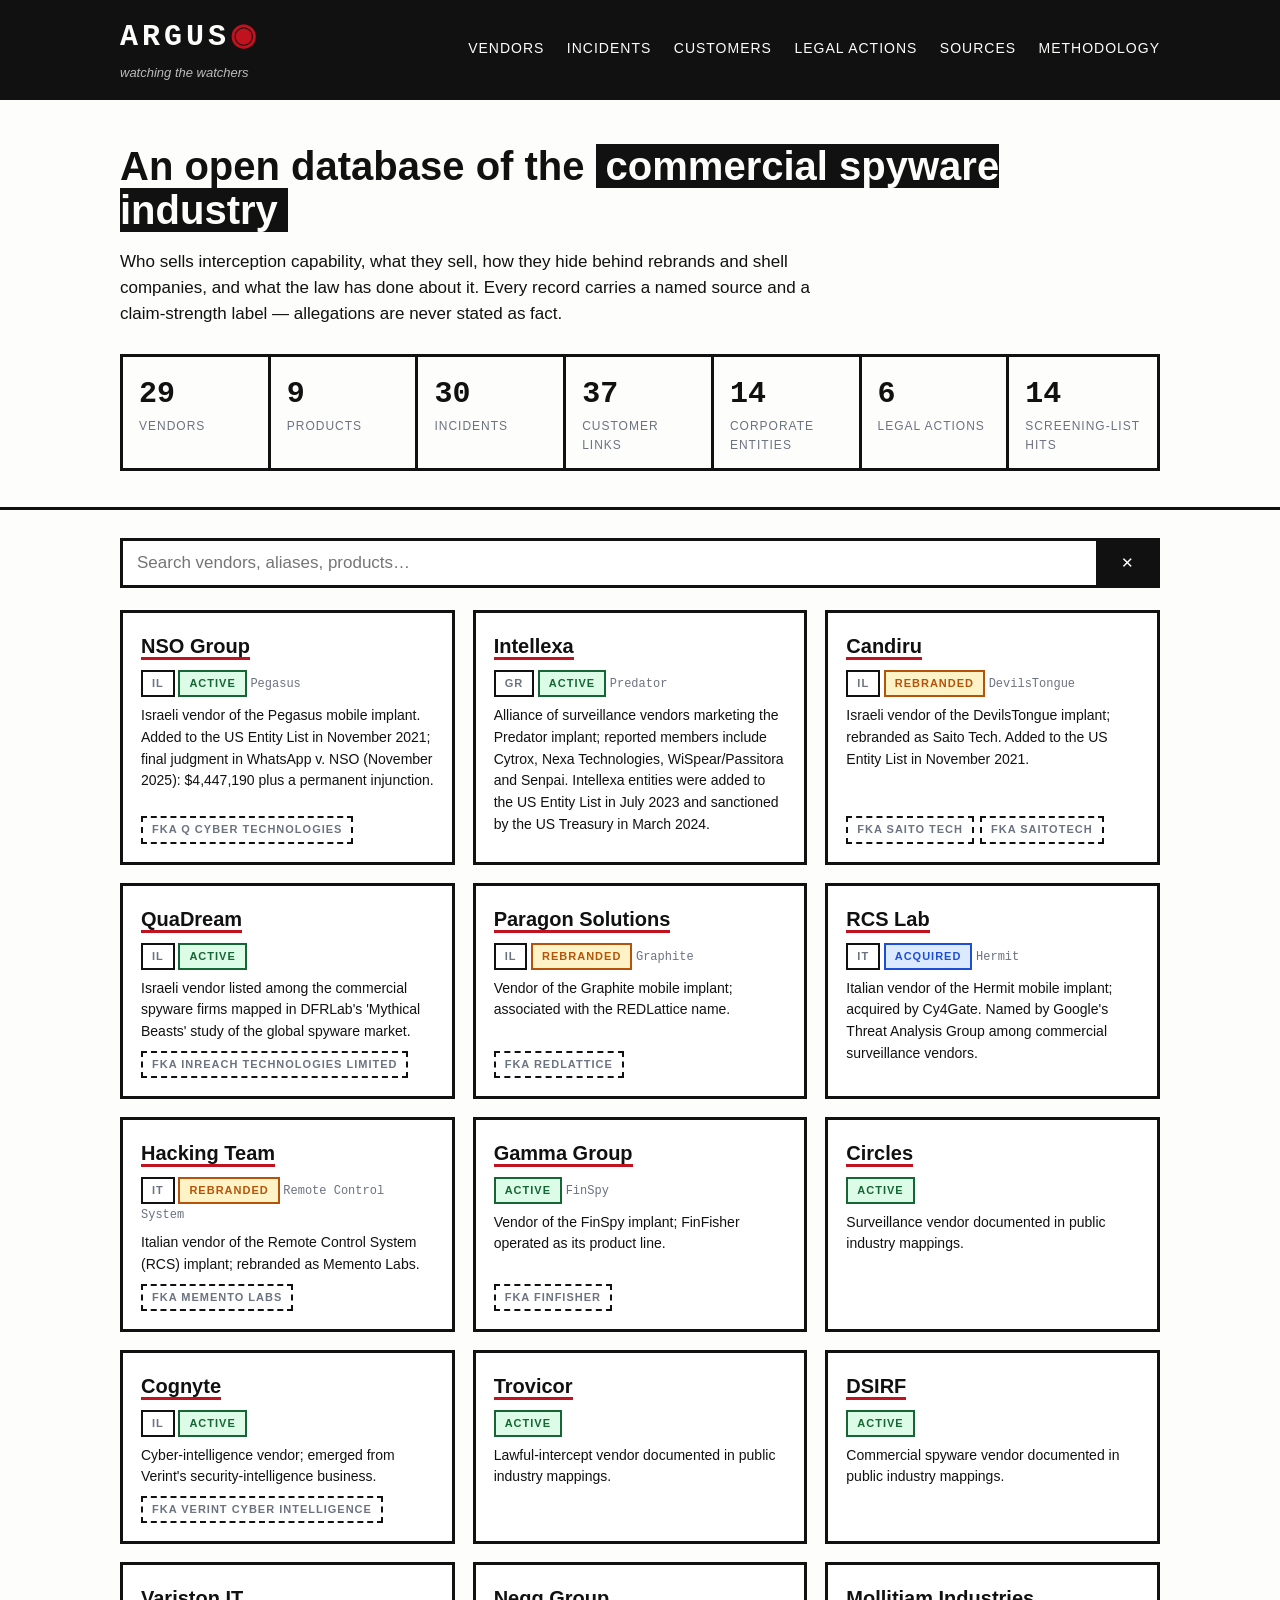
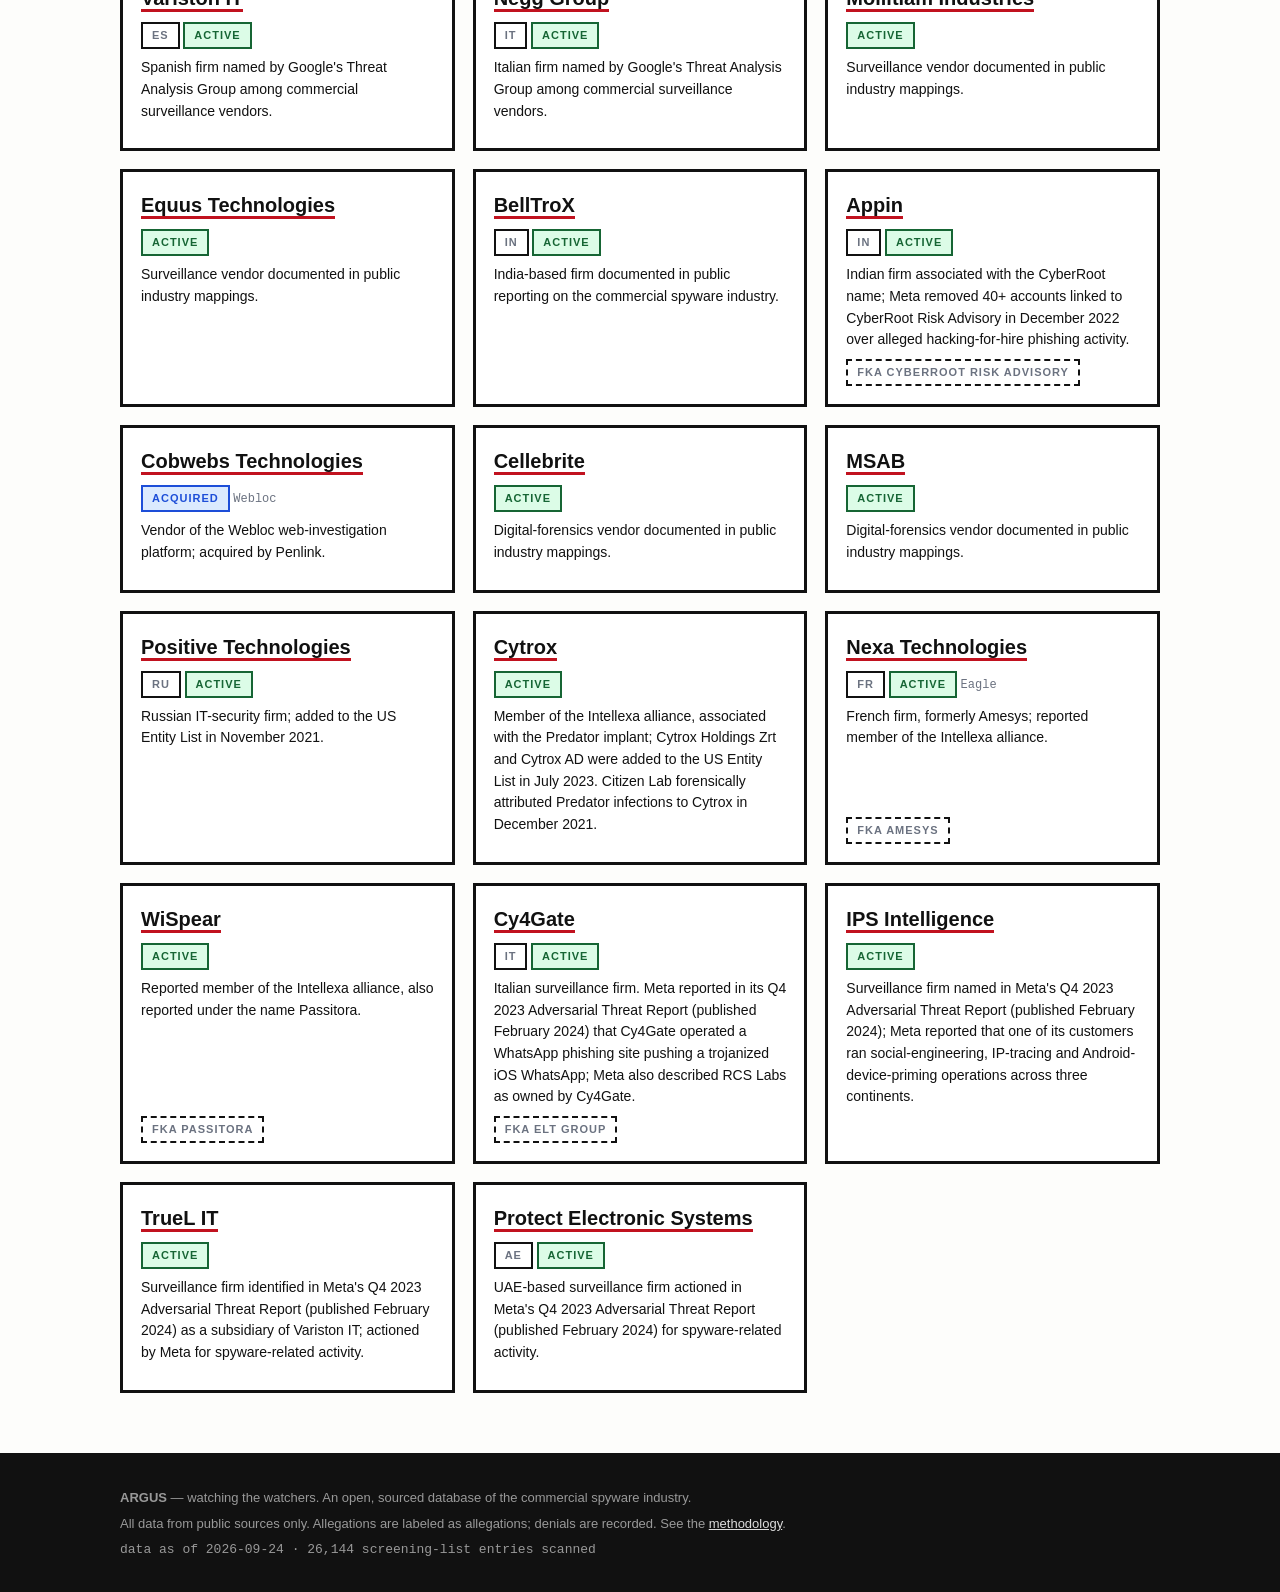
<file: index.html>
<!DOCTYPE html>
<html lang="en">
<head>
<meta charset="utf-8">
<meta name="viewport" content="width=device-width, initial-scale=1">
<title>ARGUS — Watching the watchers</title>
<meta name="description" content="ARGUS is an open, sourced database of the commercial spyware industry: vendors, products, corporate structures, and legal actions.">
<link rel="stylesheet" href="css/style.css">
</head>
<body>
<header class="site">
  <div class="wrap">
    <a class="brand" href="index.html"><h1>ARGUS<span class="eye">◉</span></h1><p>watching the watchers</p></a>
    <nav>
      <a href="index.html">Vendors</a>
      <a href="incidents.html">Incidents</a>
      <a href="customers.html">Customers</a>
      <a href="legal.html">Legal actions</a>
      <a href="sources.html">Sources</a>
      <a href="methodology.html">Methodology</a>
    </nav>
  </div>
</header>

<div class="hero">
  <div class="wrap">
    <h2>An open database of the <span class="hl">commercial spyware industry</span></h2>
    <p>Who sells interception capability, what they sell, how they hide behind rebrands and shell companies, and what the law has done about it. Every record carries a named source and a claim-strength label — allegations are never stated as fact.</p>
    <div class="stats" id="stats"></div>
  </div>
</div>

<div class="wrap">
  <div class="searchbar">
    <input id="q" type="search" placeholder="Search vendors, aliases, products…" autocomplete="off">
    <button class="go" id="clear" title="Clear">✕</button>
  </div>
  <div class="grid" id="grid"></div>
</div>

<footer class="site">
  <div class="wrap">
    <p><strong>ARGUS</strong> — watching the watchers. An open, sourced database of the commercial spyware industry.</p>
    <p>All data from public sources only. Allegations are labeled as allegations; denials are recorded. See the <a href="methodology.html">methodology</a>.</p>
    <p class="mono" id="built"></p>
  </div>
</footer>

<script src="js/app.js"></script>
<script>
loadDB().then(() => {
  const sl = DB.screening_list;
  document.getElementById("stats").innerHTML = `
    <div class="stat"><div class="n">${DB.vendors.length}</div><div class="l">Vendors</div></div>
    <div class="stat"><div class="n">${DB.products.length}</div><div class="l">Products</div></div>
    <div class="stat"><div class="n">${DB.incidents.length}</div><div class="l">Incidents</div></div>
    <div class="stat"><div class="n">${DB.customer_links.length}</div><div class="l">Customer links</div></div>
    <div class="stat"><div class="n">${DB.corporate_entities.length}</div><div class="l">Corporate entities</div></div>
    <div class="stat"><div class="n">${DB.legal_actions.length}</div><div class="l">Legal actions</div></div>
    <div class="stat"><div class="n">${sl.matches}</div><div class="l">Screening-list hits</div></div>`;
  document.getElementById("built").textContent = "data as of " + sl.retrieved_date + " · " + sl.entries_scanned.toLocaleString() + " screening-list entries scanned";

  const grid = document.getElementById("grid");
  const q = document.getElementById("q");
  const render = () => {
    const needle = q.value.trim().toLowerCase();
    const cards = DB.vendors
      .filter(v => !needle || (v.name + " " + (v.aliases || []).join(" ") + " " + v.description).toLowerCase().includes(needle))
      .map(vendorCard).join("");
    grid.innerHTML = cards || `<p class="empty">No vendors match “${q.value.replace(/[<>&"]/g, "")}”.</p>`;
  };
  q.addEventListener("input", render);
  document.getElementById("clear").addEventListener("click", () => { q.value = ""; render(); q.focus(); });
  render();
}).catch(e => {
  document.getElementById("grid").innerHTML = `<p class="empty">Failed to load data: ${e.message}</p>`;
});
</script>
</body>
</html>
</file>
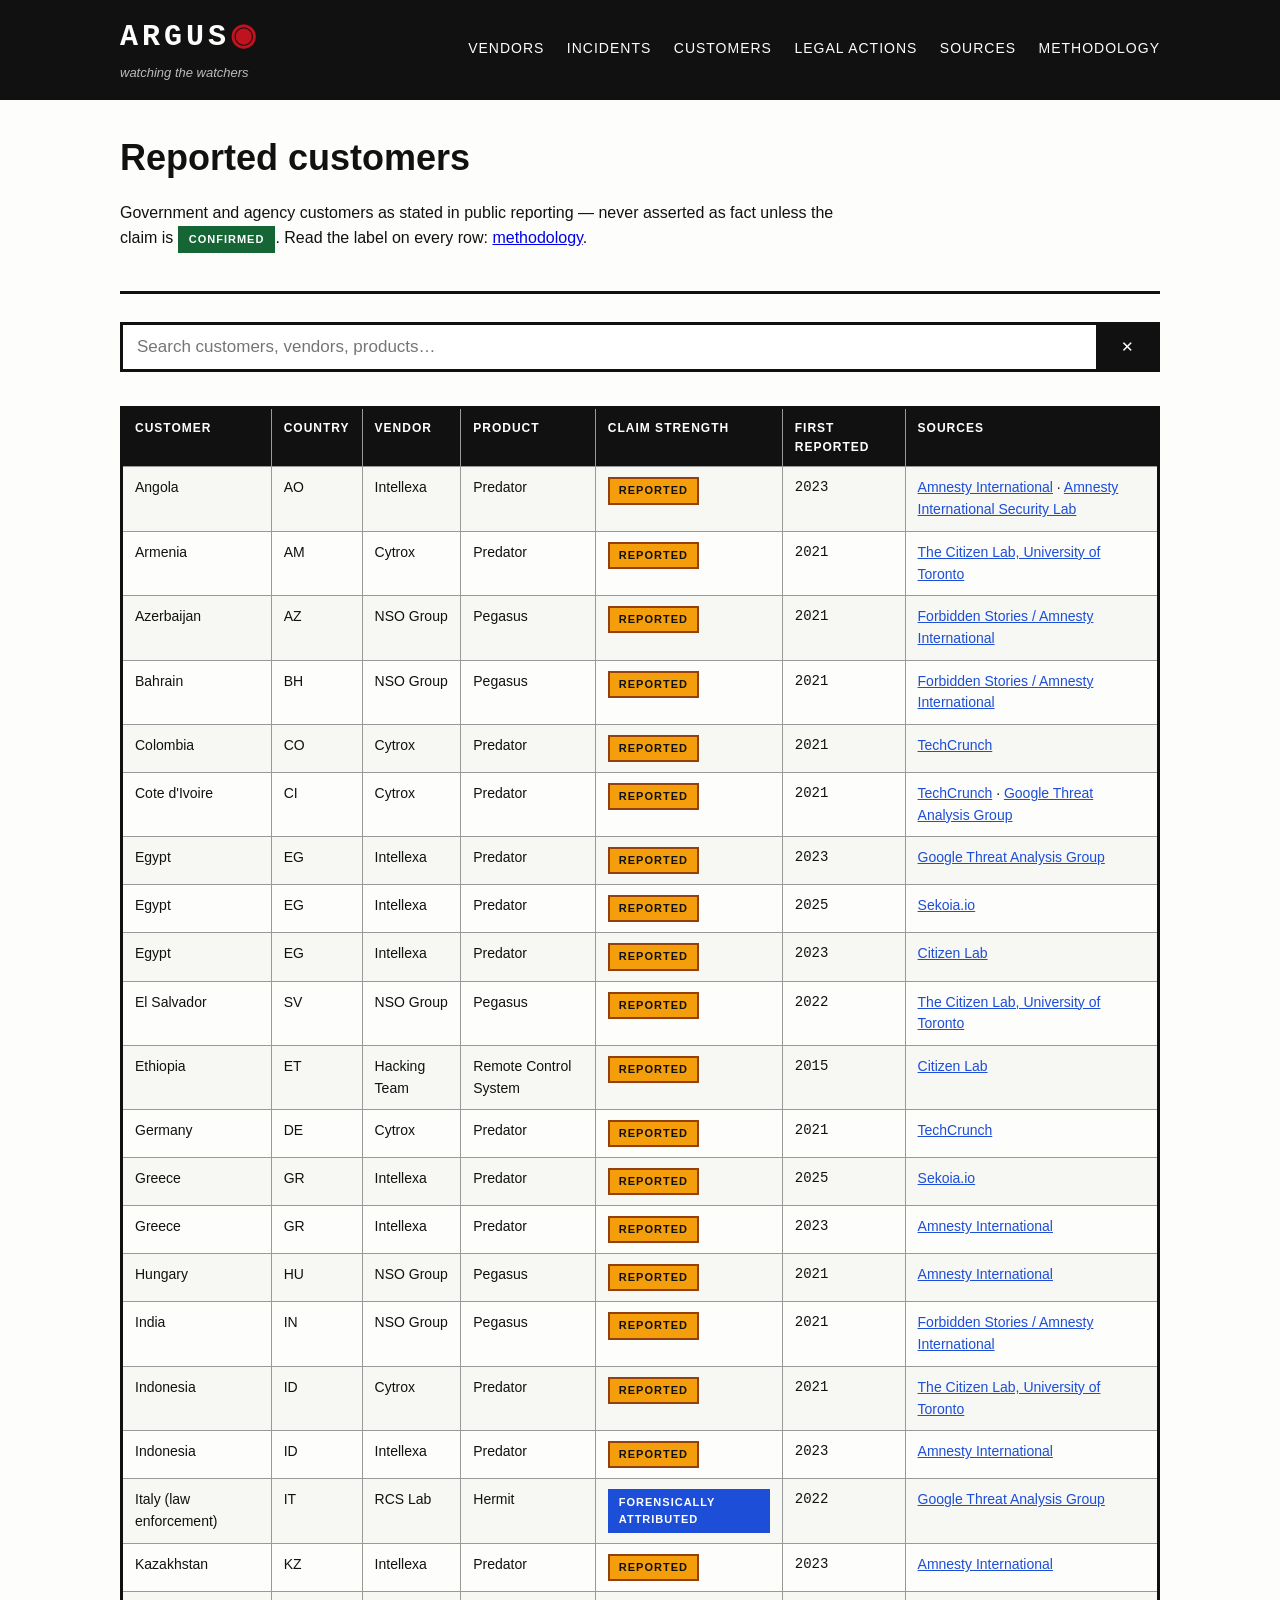
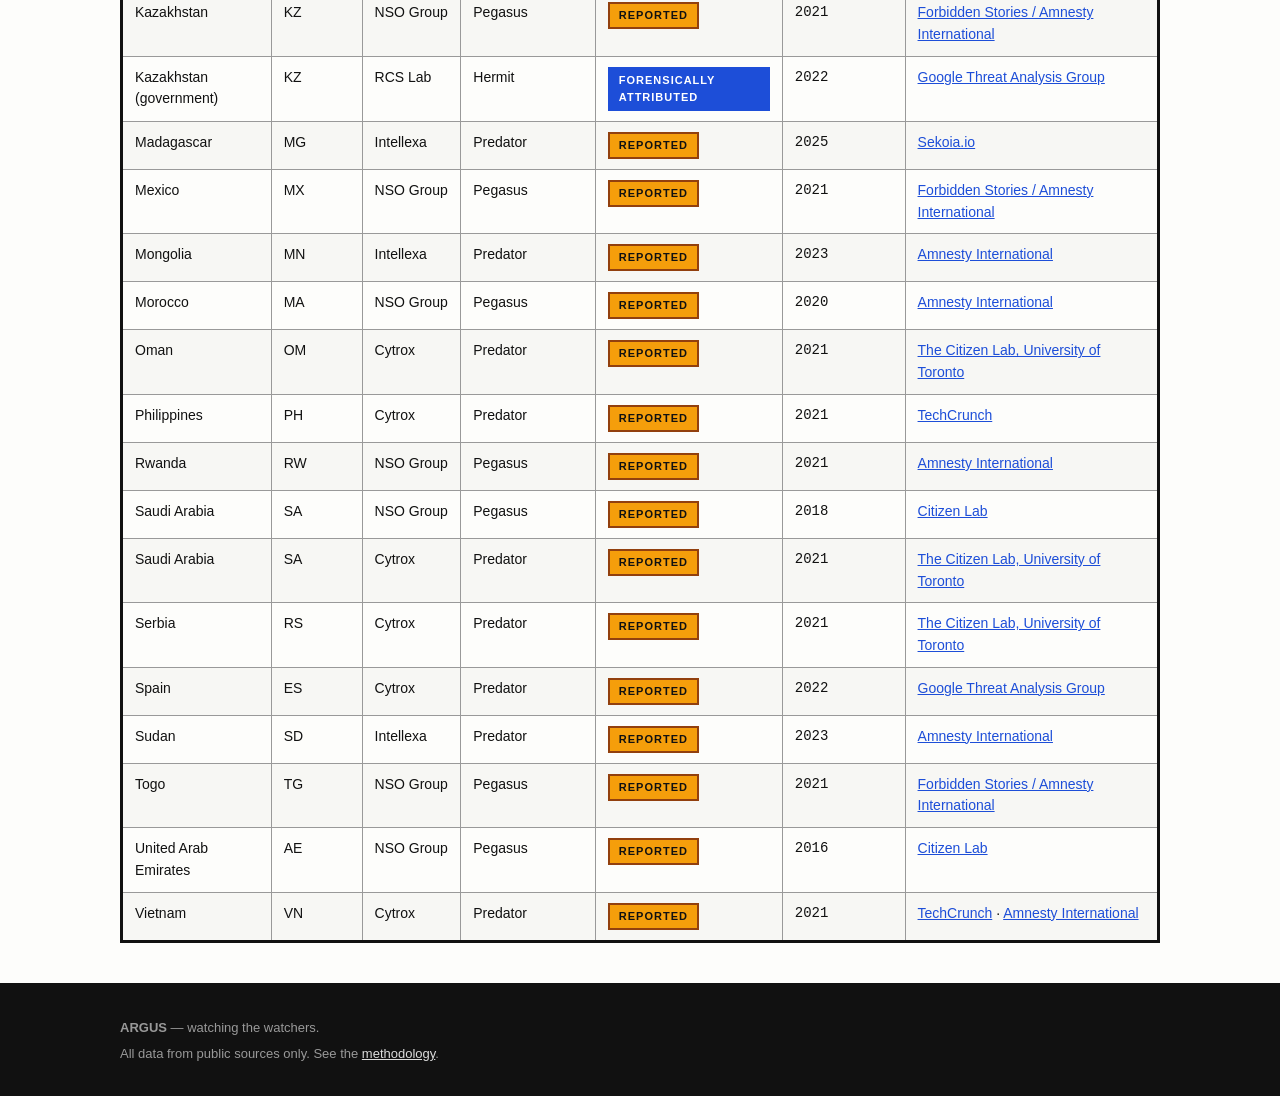
<file: customers.html>
<!DOCTYPE html>
<html lang="en">
<head>
<meta charset="utf-8">
<meta name="viewport" content="width=device-width, initial-scale=1">
<title>ARGUS — Reported customers</title>
<link rel="stylesheet" href="css/style.css">
</head>
<body>
<header class="site">
  <div class="wrap">
    <a class="brand" href="index.html"><h1>ARGUS<span class="eye">◉</span></h1><p>watching the watchers</p></a>
    <nav>
      <a href="index.html">Vendors</a>
      <a href="incidents.html">Incidents</a>
      <a href="customers.html">Customers</a>
      <a href="legal.html">Legal actions</a>
      <a href="sources.html">Sources</a>
      <a href="methodology.html">Methodology</a>
    </nav>
  </div>
</header>
<div class="wrap">
  <div class="detail-head">
    <h2>Reported customers</h2>
    <p style="max-width:720px">Government and agency customers as stated in public reporting — never asserted as fact unless the claim is <span class="cs confirmed">confirmed</span>. Read the label on every row: <a href="methodology.html">methodology</a>.</p>
  </div>
  <div class="searchbar">
    <input id="q" type="search" placeholder="Search customers, vendors, products…" autocomplete="off">
    <button class="go" id="clear" title="Clear">✕</button>
  </div>
  <section class="block"><div id="customers"></div></section>
</div>
<footer class="site">
  <div class="wrap">
    <p><strong>ARGUS</strong> — watching the watchers.</p>
    <p>All data from public sources only. See the <a href="methodology.html">methodology</a>.</p>
  </div>
</footer>
<script src="js/app.js"></script>
<script>
loadDB().then(() => {
  const box = document.getElementById("customers");
  const q = document.getElementById("q");
  const render = () => { box.innerHTML = renderCustomers(q.value); };
  q.addEventListener("input", render);
  document.getElementById("clear").addEventListener("click", () => { q.value = ""; render(); q.focus(); });
  render();
}).catch(e => {
  document.getElementById("customers").innerHTML = `<p class="empty">Failed to load data: ${e.message}</p>`;
});
</script>
</body>
</html>
</file>
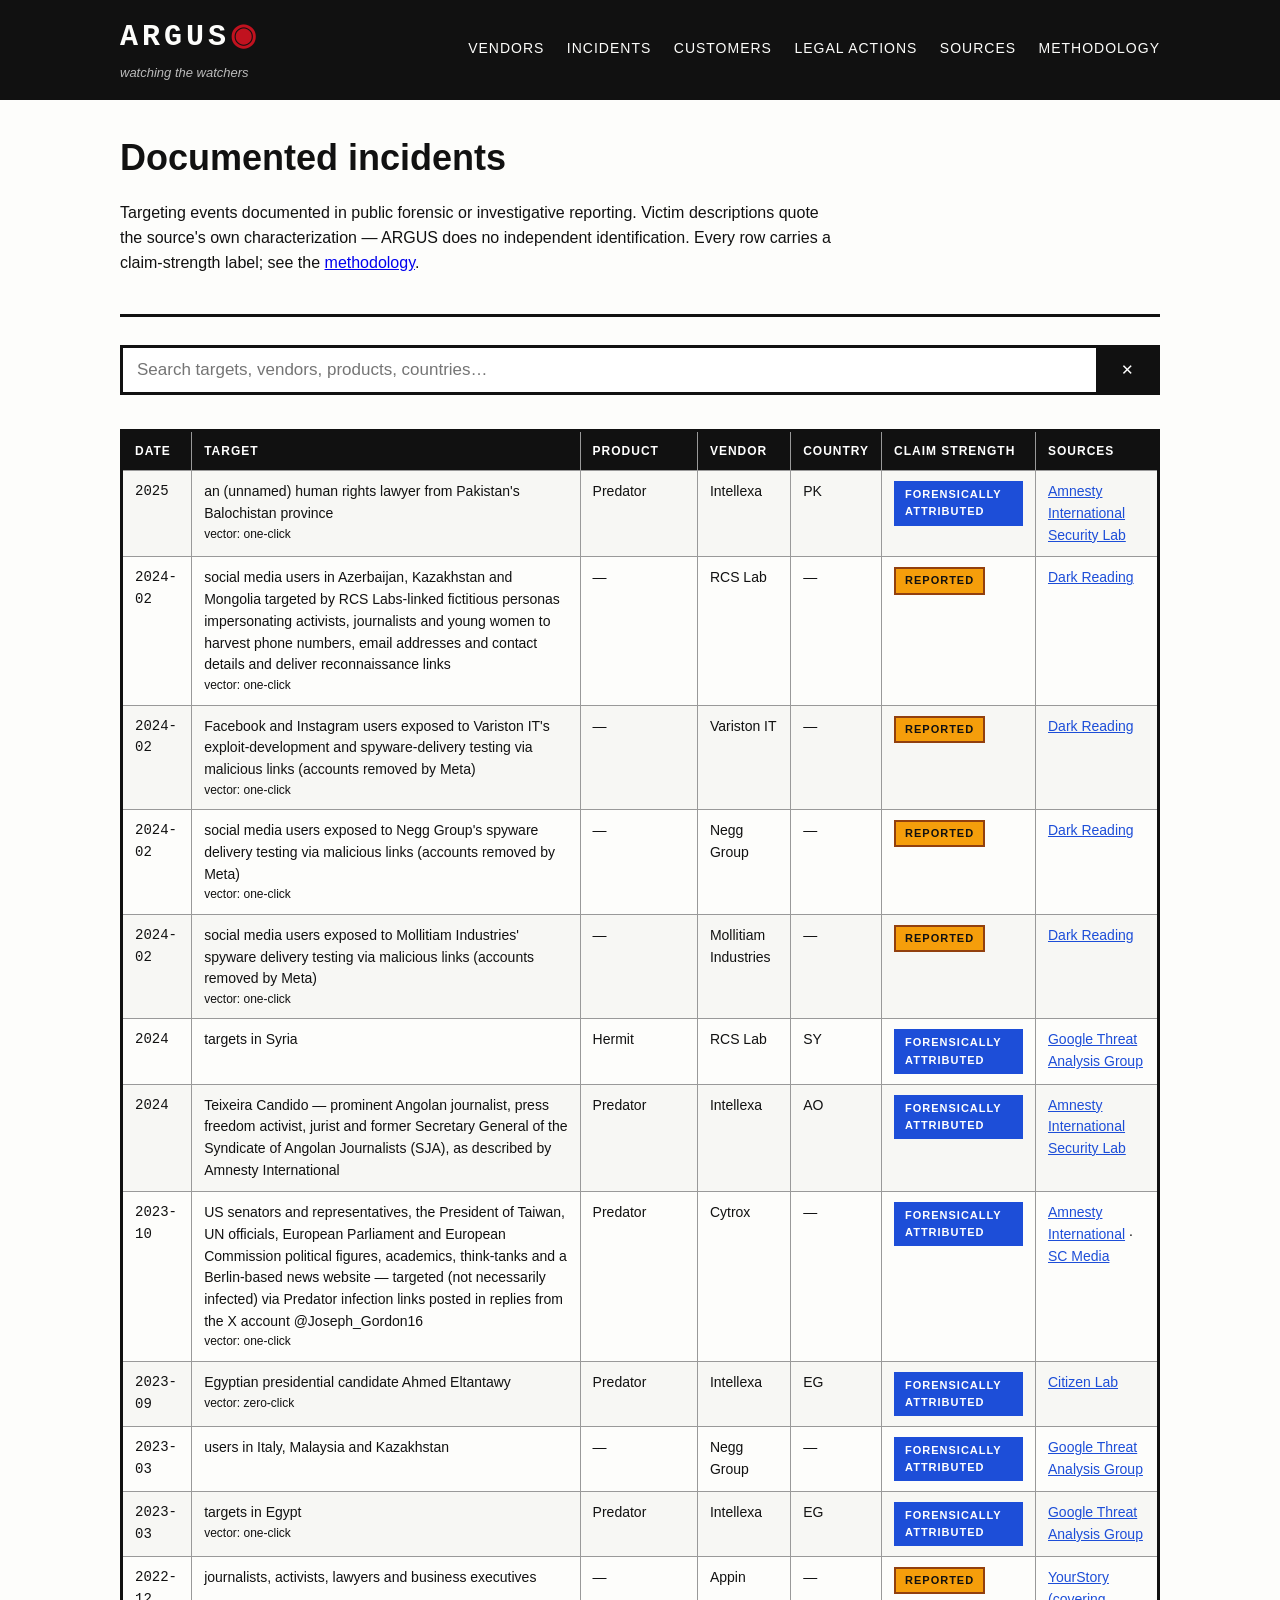
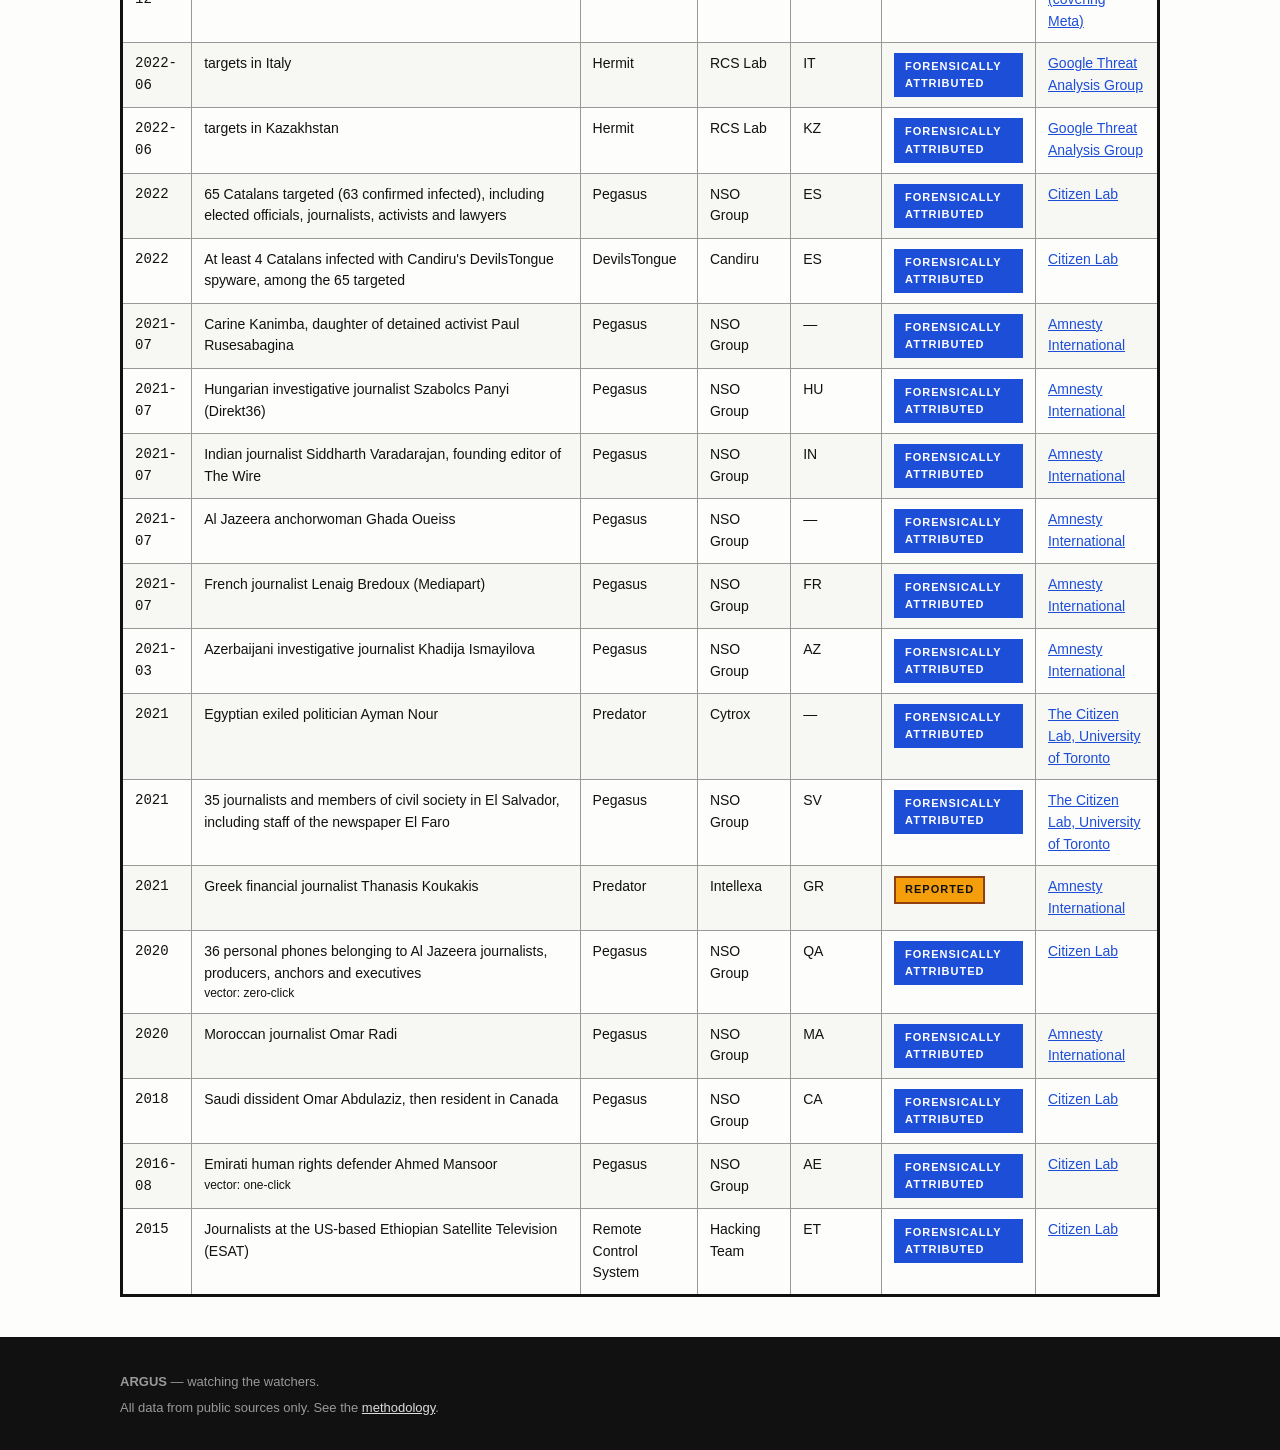
<file: incidents.html>
<!DOCTYPE html>
<html lang="en">
<head>
<meta charset="utf-8">
<meta name="viewport" content="width=device-width, initial-scale=1">
<title>ARGUS — Documented incidents</title>
<link rel="stylesheet" href="css/style.css">
</head>
<body>
<header class="site">
  <div class="wrap">
    <a class="brand" href="index.html"><h1>ARGUS<span class="eye">◉</span></h1><p>watching the watchers</p></a>
    <nav>
      <a href="index.html">Vendors</a>
      <a href="incidents.html">Incidents</a>
      <a href="customers.html">Customers</a>
      <a href="legal.html">Legal actions</a>
      <a href="sources.html">Sources</a>
      <a href="methodology.html">Methodology</a>
    </nav>
  </div>
</header>
<div class="wrap">
  <div class="detail-head">
    <h2>Documented incidents</h2>
    <p style="max-width:720px">Targeting events documented in public forensic or investigative reporting. Victim descriptions quote the source's own characterization — ARGUS does no independent identification. Every row carries a claim-strength label; see the <a href="methodology.html">methodology</a>.</p>
  </div>
  <div class="searchbar">
    <input id="q" type="search" placeholder="Search targets, vendors, products, countries…" autocomplete="off">
    <button class="go" id="clear" title="Clear">✕</button>
  </div>
  <section class="block"><div id="incidents"></div></section>
</div>
<footer class="site">
  <div class="wrap">
    <p><strong>ARGUS</strong> — watching the watchers.</p>
    <p>All data from public sources only. See the <a href="methodology.html">methodology</a>.</p>
  </div>
</footer>
<script src="js/app.js"></script>
<script>
loadDB().then(() => {
  const box = document.getElementById("incidents");
  const q = document.getElementById("q");
  const render = () => { box.innerHTML = renderIncidents(q.value); };
  q.addEventListener("input", render);
  document.getElementById("clear").addEventListener("click", () => { q.value = ""; render(); q.focus(); });
  render();
}).catch(e => {
  document.getElementById("incidents").innerHTML = `<p class="empty">Failed to load data: ${e.message}</p>`;
});
</script>
</body>
</html>
</file>
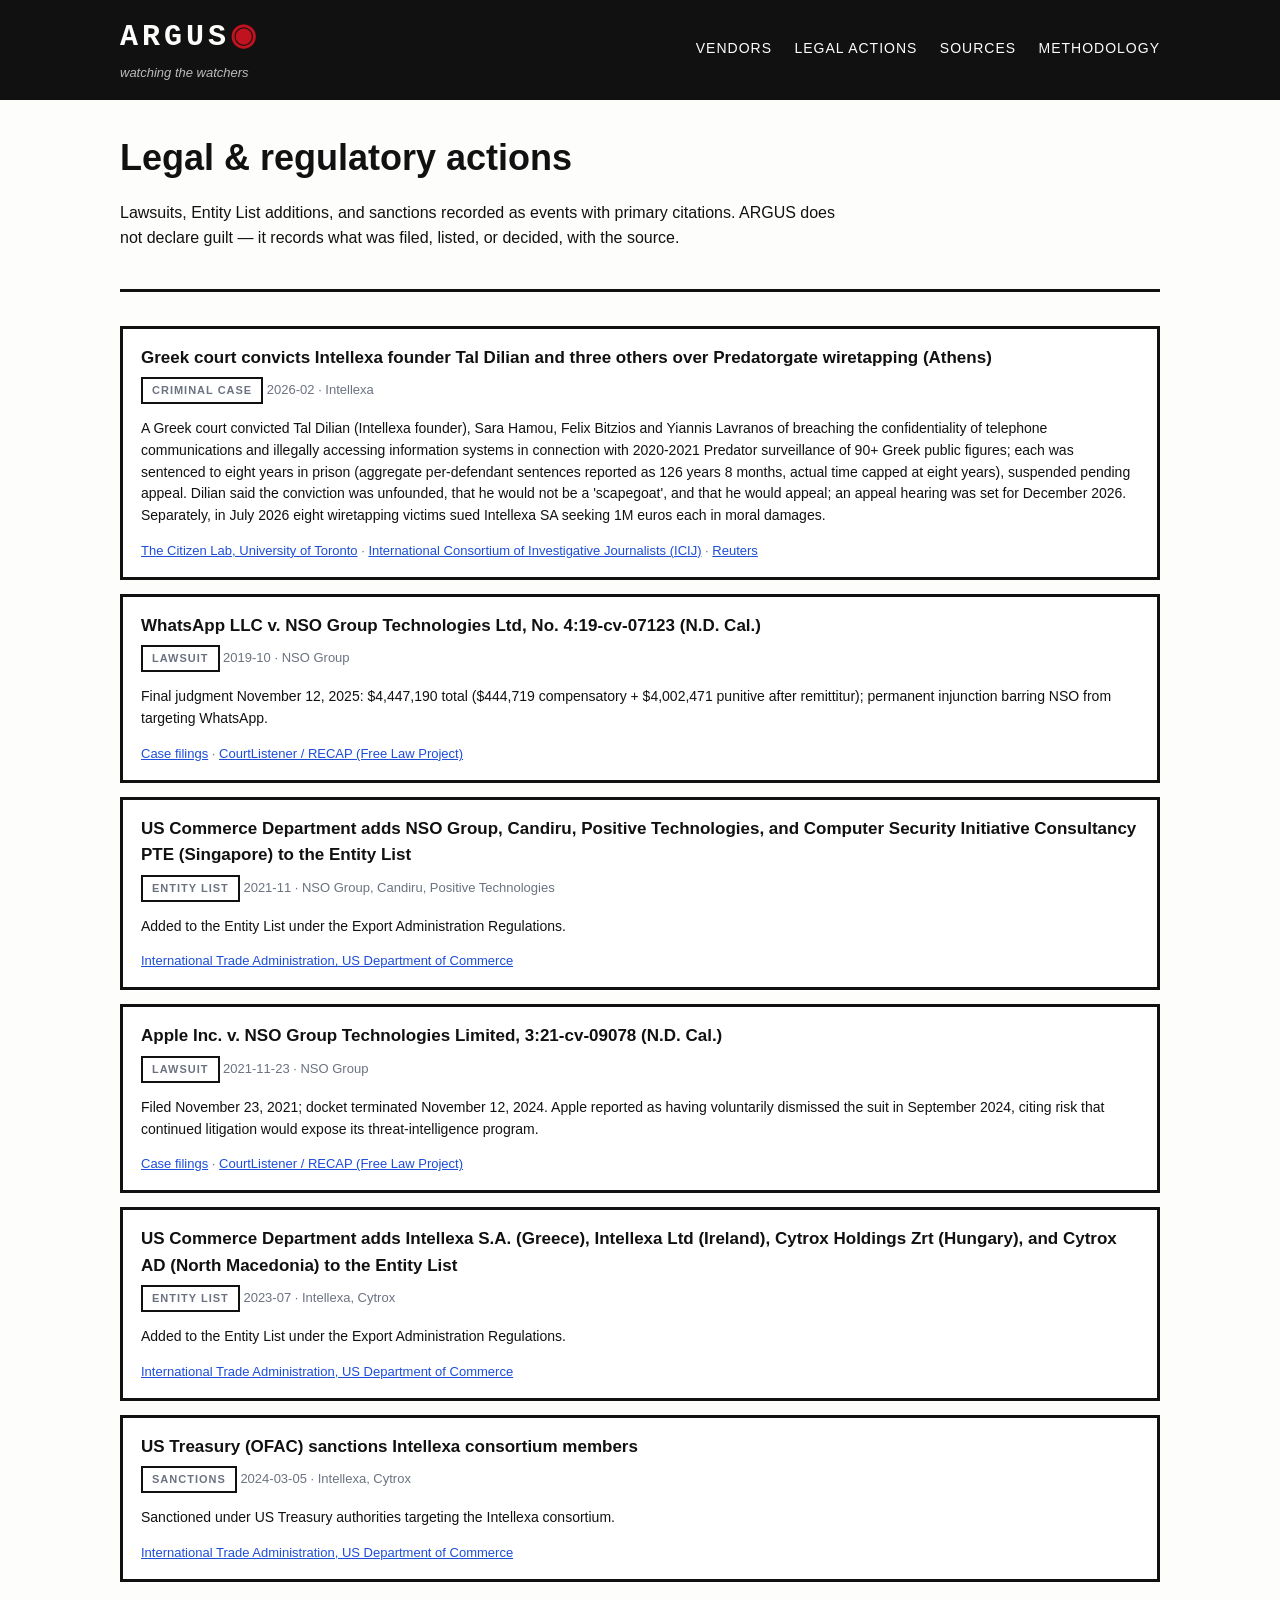
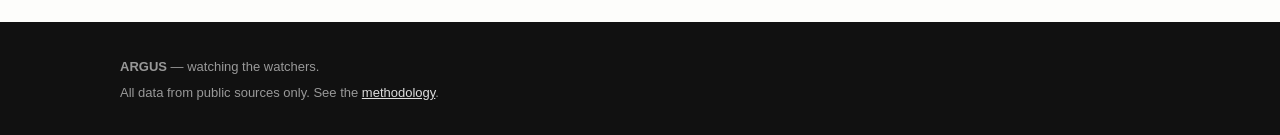
<file: legal.html>
<!DOCTYPE html>
<html lang="en">
<head>
<meta charset="utf-8">
<meta name="viewport" content="width=device-width, initial-scale=1">
<title>ARGUS — Legal actions</title>
<link rel="stylesheet" href="css/style.css">
</head>
<body>
<header class="site">
  <div class="wrap">
    <a class="brand" href="index.html"><h1>ARGUS<span class="eye">◉</span></h1><p>watching the watchers</p></a>
    <nav>
      <a href="index.html">Vendors</a>
      <a href="legal.html">Legal actions</a>
      <a href="sources.html">Sources</a>
      <a href="methodology.html">Methodology</a>
    </nav>
  </div>
</header>
<div class="wrap">
  <div class="detail-head">
    <h2>Legal &amp; regulatory actions</h2>
    <p style="max-width:720px">Lawsuits, Entity List additions, and sanctions recorded as events with primary citations. ARGUS does not declare guilt — it records what was filed, listed, or decided, with the source.</p>
  </div>
  <section class="block"><div id="timeline"></div></section>
</div>
<footer class="site">
  <div class="wrap">
    <p><strong>ARGUS</strong> — watching the watchers.</p>
    <p>All data from public sources only. See the <a href="methodology.html">methodology</a>.</p>
  </div>
</footer>
<script src="js/app.js"></script>
<script>
loadDB().then(() => {
  document.getElementById("timeline").innerHTML = renderLegalTimeline();
}).catch(e => {
  document.getElementById("timeline").innerHTML = `<p class="empty">Failed to load data: ${e.message}</p>`;
});
</script>
</body>
</html>
</file>
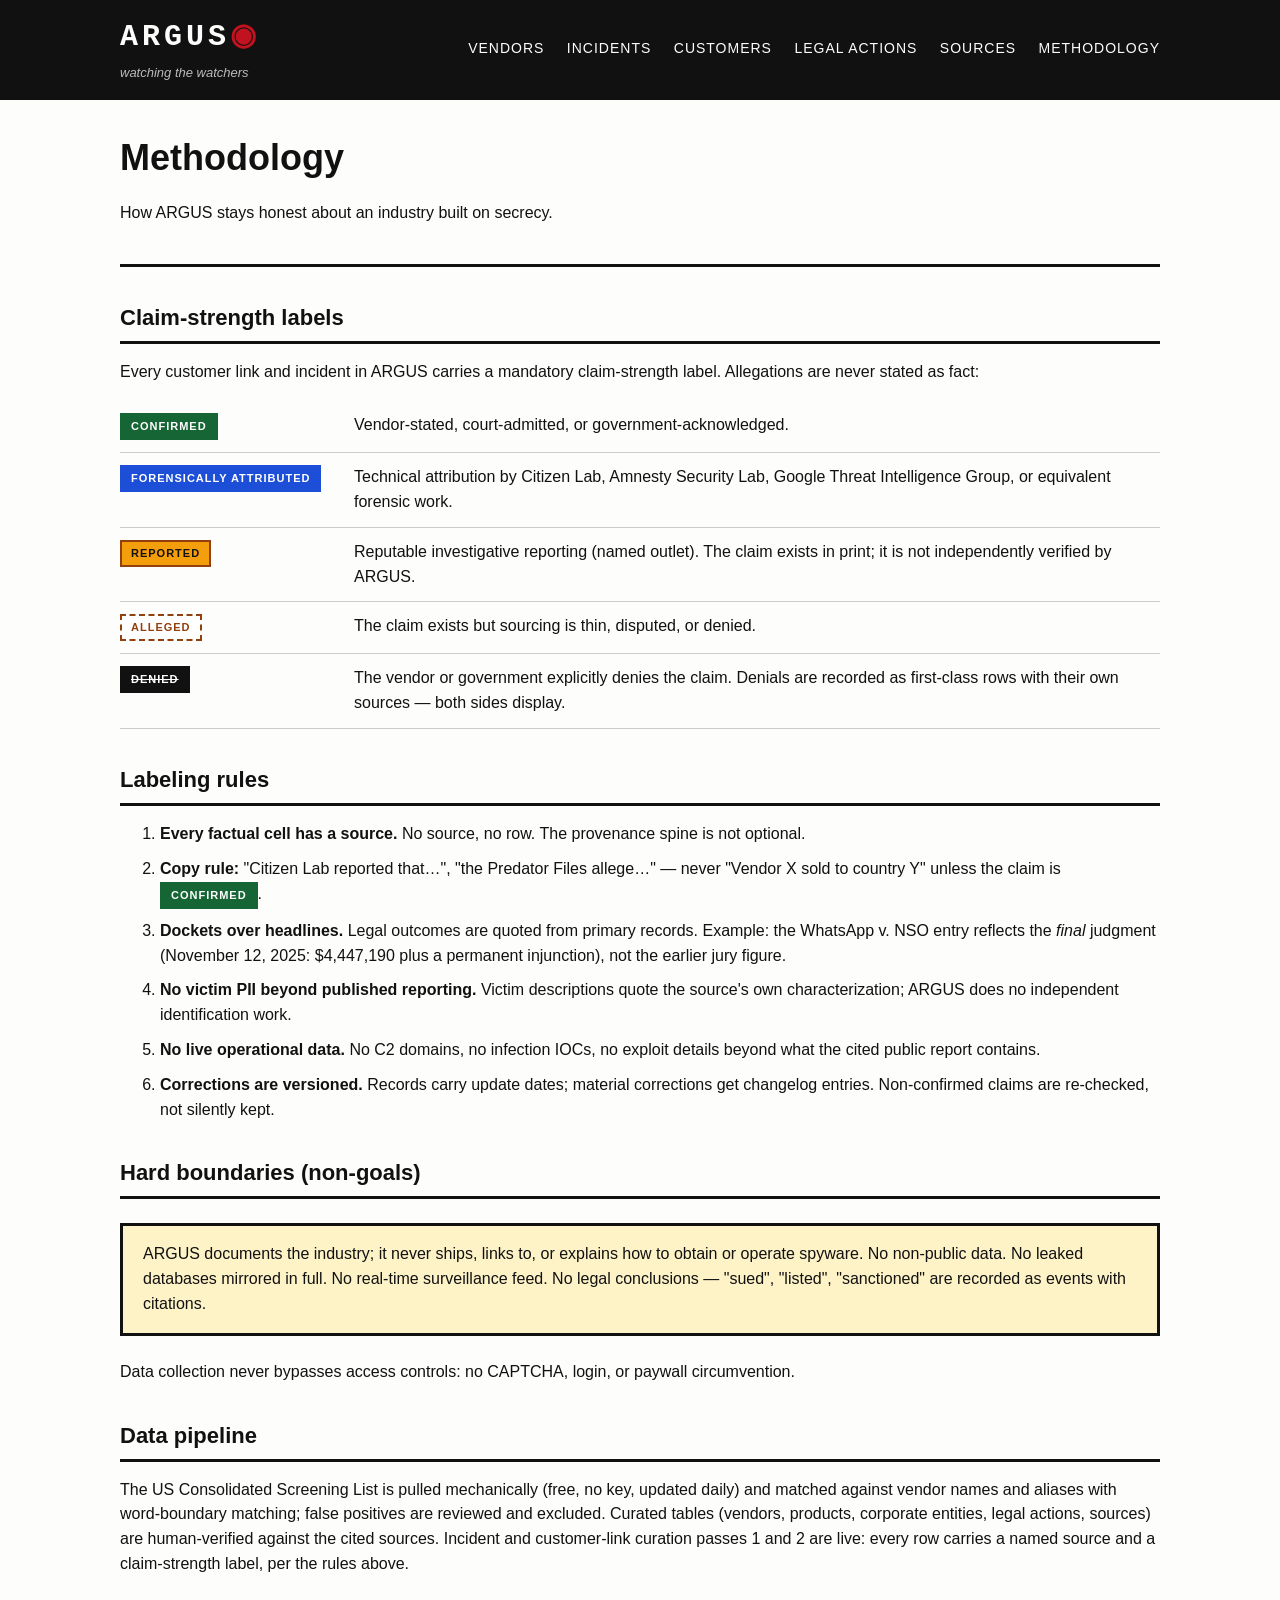
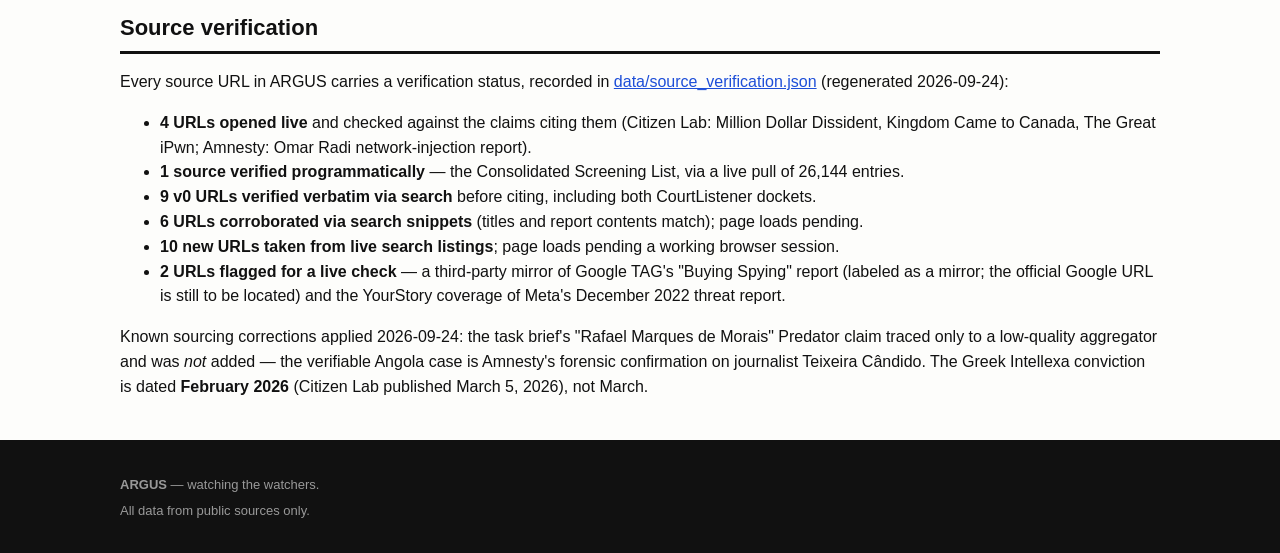
<file: methodology.html>
<!DOCTYPE html>
<html lang="en">
<head>
<meta charset="utf-8">
<meta name="viewport" content="width=device-width, initial-scale=1">
<title>ARGUS — Methodology</title>
<link rel="stylesheet" href="css/style.css">
</head>
<body>
<header class="site">
  <div class="wrap">
    <a class="brand" href="index.html"><h1>ARGUS<span class="eye">◉</span></h1><p>watching the watchers</p></a>
    <nav>
      <a href="index.html">Vendors</a>
      <a href="incidents.html">Incidents</a>
      <a href="customers.html">Customers</a>
      <a href="legal.html">Legal actions</a>
      <a href="sources.html">Sources</a>
      <a href="methodology.html">Methodology</a>
    </nav>
  </div>
</header>
<div class="wrap">
  <div class="detail-head">
    <h2>Methodology</h2>
    <p style="max-width:720px">How ARGUS stays honest about an industry built on secrecy.</p>
  </div>

  <section class="block rules">
    <h3>Claim-strength labels</h3>
    <p>Every customer link and incident in ARGUS carries a mandatory claim-strength label. Allegations are never stated as fact:</p>
    <div class="legend-row"><div><span class="cs confirmed">Confirmed</span></div><div>Vendor-stated, court-admitted, or government-acknowledged.</div></div>
    <div class="legend-row"><div><span class="cs forensically_attributed">Forensically attributed</span></div><div>Technical attribution by Citizen Lab, Amnesty Security Lab, Google Threat Intelligence Group, or equivalent forensic work.</div></div>
    <div class="legend-row"><div><span class="cs reported">Reported</span></div><div>Reputable investigative reporting (named outlet). The claim exists in print; it is not independently verified by ARGUS.</div></div>
    <div class="legend-row"><div><span class="cs alleged">Alleged</span></div><div>The claim exists but sourcing is thin, disputed, or denied.</div></div>
    <div class="legend-row"><div><span class="cs denied">Denied</span></div><div>The vendor or government explicitly denies the claim. Denials are recorded as first-class rows with their own sources — both sides display.</div></div>
  </section>

  <section class="block rules">
    <h3>Labeling rules</h3>
    <ol>
      <li><strong>Every factual cell has a source.</strong> No source, no row. The provenance spine is not optional.</li>
      <li><strong>Copy rule:</strong> "Citizen Lab reported that…", "the Predator Files allege…" — never "Vendor X sold to country Y" unless the claim is <span class="cs confirmed">confirmed</span>.</li>
      <li><strong>Dockets over headlines.</strong> Legal outcomes are quoted from primary records. Example: the WhatsApp v. NSO entry reflects the <em>final</em> judgment (November 12, 2025: $4,447,190 plus a permanent injunction), not the earlier jury figure.</li>
      <li><strong>No victim PII beyond published reporting.</strong> Victim descriptions quote the source's own characterization; ARGUS does no independent identification work.</li>
      <li><strong>No live operational data.</strong> No C2 domains, no infection IOCs, no exploit details beyond what the cited public report contains.</li>
      <li><strong>Corrections are versioned.</strong> Records carry update dates; material corrections get changelog entries. Non-confirmed claims are re-checked, not silently kept.</li>
    </ol>
  </section>

  <section class="block">
    <h3>Hard boundaries (non-goals)</h3>
    <div class="callout">
      ARGUS documents the industry; it never ships, links to, or explains how to obtain or operate spyware. No non-public data. No leaked databases mirrored in full. No real-time surveillance feed. No legal conclusions — "sued", "listed", "sanctioned" are recorded as events with citations.
    </div>
    <p>Data collection never bypasses access controls: no CAPTCHA, login, or paywall circumvention.</p>
  </section>

  <section class="block">
    <h3>Data pipeline</h3>
    <p>The US Consolidated Screening List is pulled mechanically (free, no key, updated daily) and matched against vendor names and aliases with word-boundary matching; false positives are reviewed and excluded. Curated tables (vendors, products, corporate entities, legal actions, sources) are human-verified against the cited sources. Incident and customer-link curation passes 1 and 2 are live: every row carries a named source and a claim-strength label, per the rules above.</p>
  </section>

  <section class="block">
    <h3>Source verification</h3>
    <p>Every source URL in ARGUS carries a verification status, recorded in <a class="ext" href="data/source_verification.json" target="_blank" rel="noopener">data/source_verification.json</a> (regenerated 2026-09-24):</p>
    <ul>
      <li><strong>4 URLs opened live</strong> and checked against the claims citing them (Citizen Lab: Million Dollar Dissident, Kingdom Came to Canada, The Great iPwn; Amnesty: Omar Radi network-injection report).</li>
      <li><strong>1 source verified programmatically</strong> — the Consolidated Screening List, via a live pull of 26,144 entries.</li>
      <li><strong>9 v0 URLs verified verbatim via search</strong> before citing, including both CourtListener dockets.</li>
      <li><strong>6 URLs corroborated via search snippets</strong> (titles and report contents match); page loads pending.</li>
      <li><strong>10 new URLs taken from live search listings</strong>; page loads pending a working browser session.</li>
      <li><strong>2 URLs flagged for a live check</strong> — a third-party mirror of Google TAG's "Buying Spying" report (labeled as a mirror; the official Google URL is still to be located) and the YourStory coverage of Meta's December 2022 threat report.</li>
    </ul>
    <p>Known sourcing corrections applied 2026-09-24: the task brief's "Rafael Marques de Morais" Predator claim traced only to a low-quality aggregator and was <em>not</em> added — the verifiable Angola case is Amnesty's forensic confirmation on journalist Teixeira Cândido. The Greek Intellexa conviction is dated <strong>February 2026</strong> (Citizen Lab published March 5, 2026), not March.</p>
  </section>
</div>
<footer class="site">
  <div class="wrap">
    <p><strong>ARGUS</strong> — watching the watchers.</p>
    <p>All data from public sources only.</p>
  </div>
</footer>
</body>
</html>
</file>
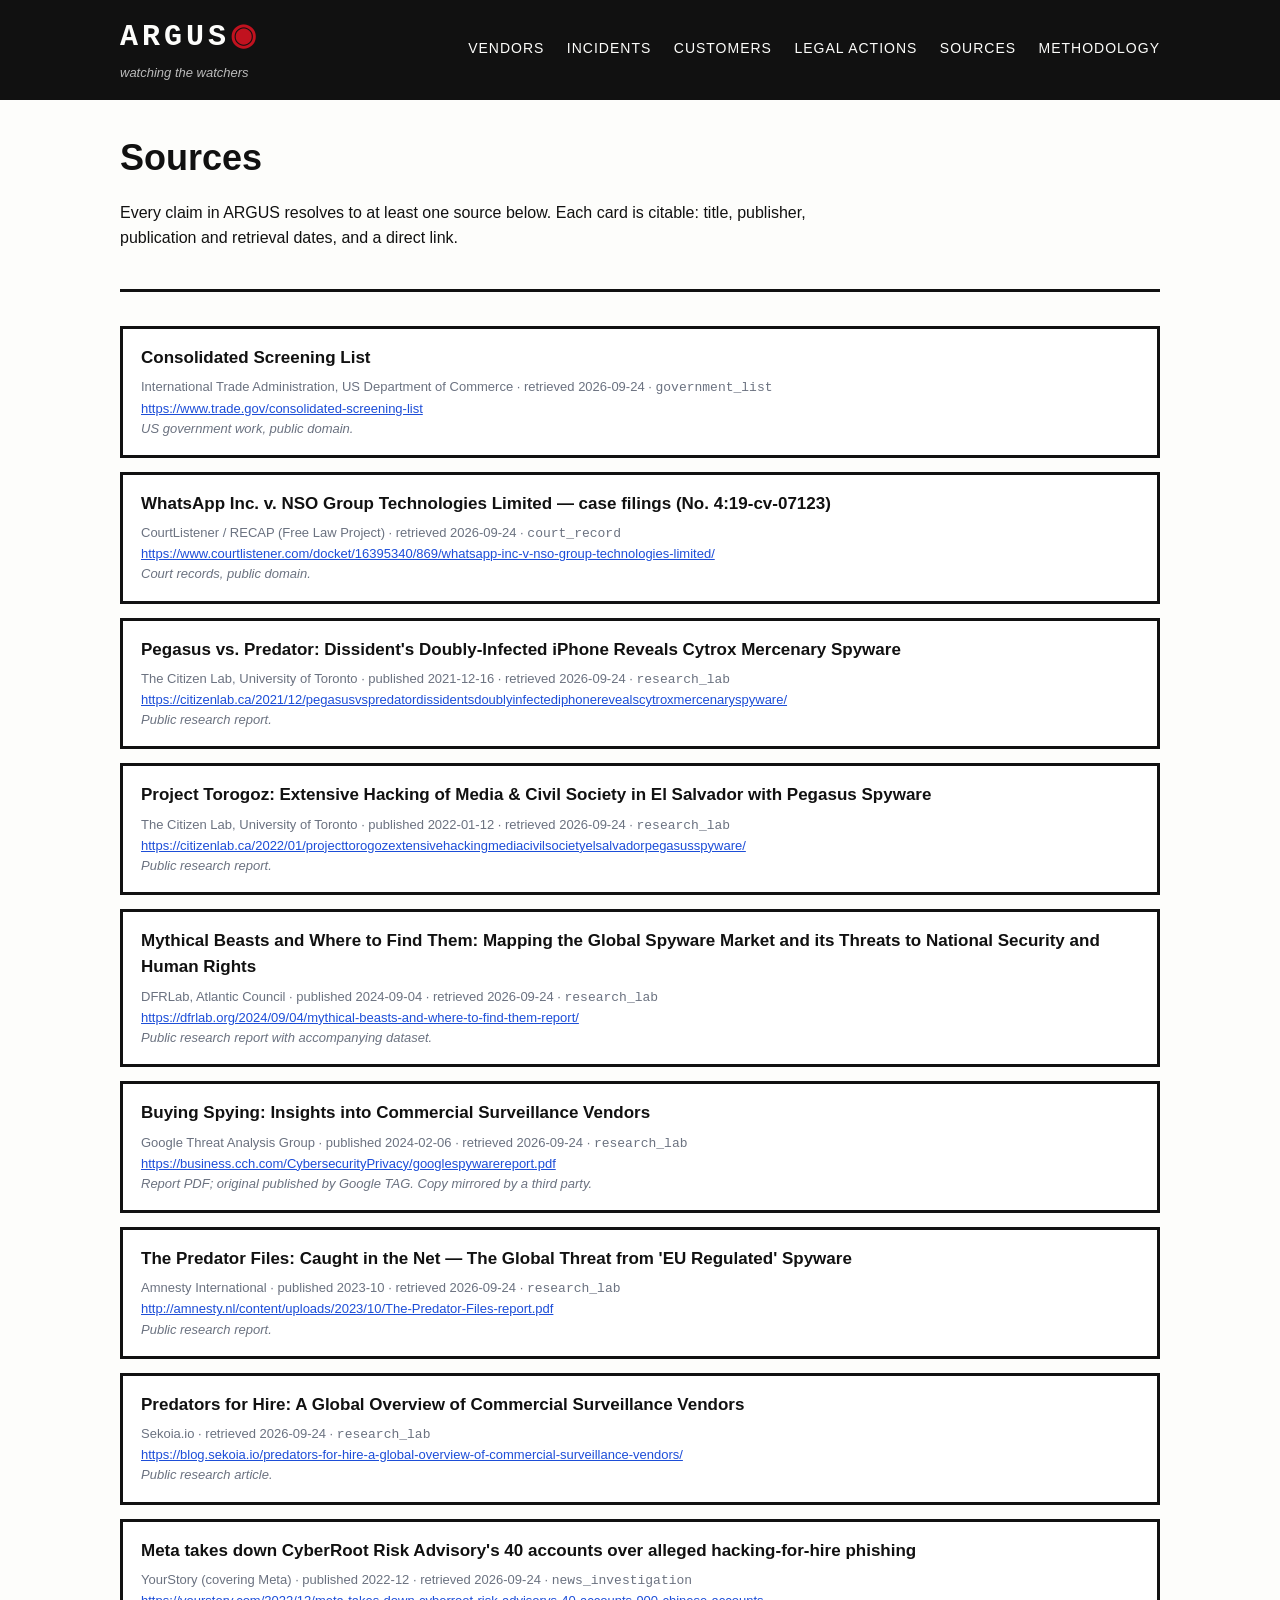
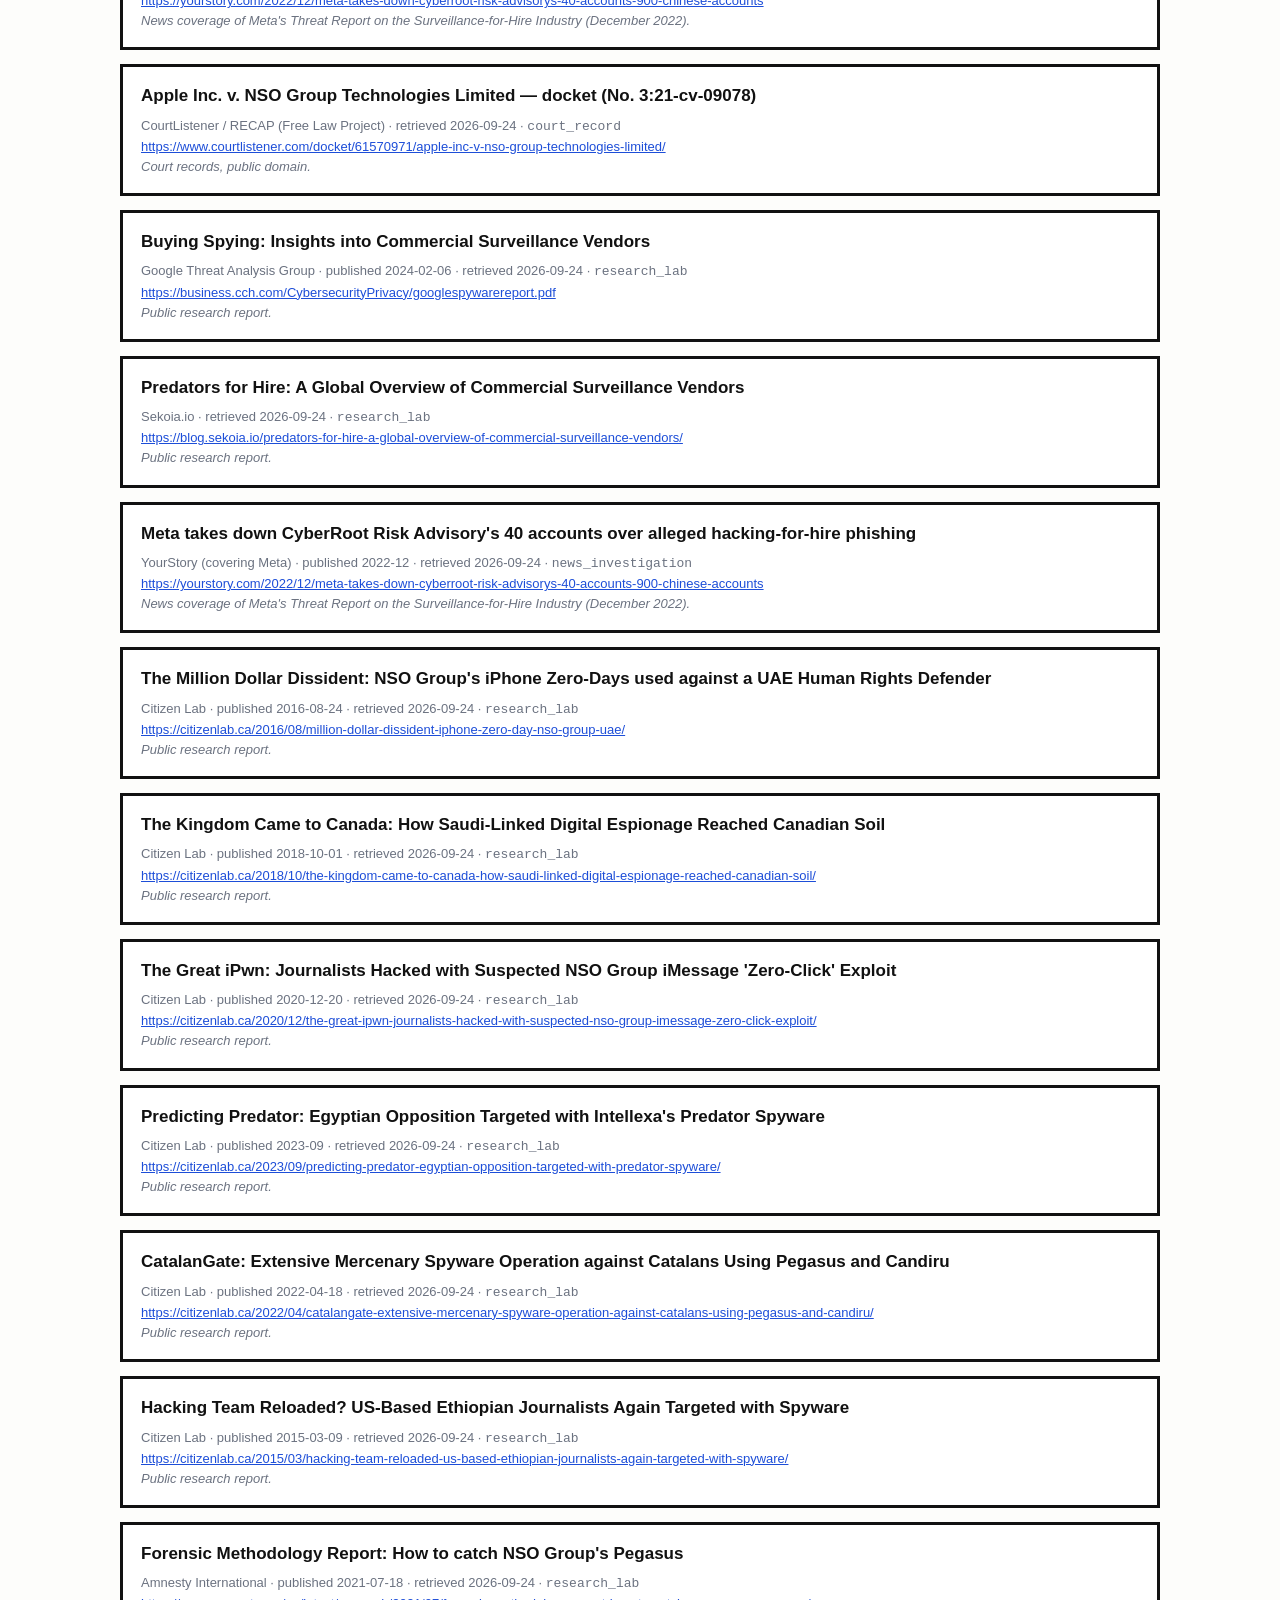
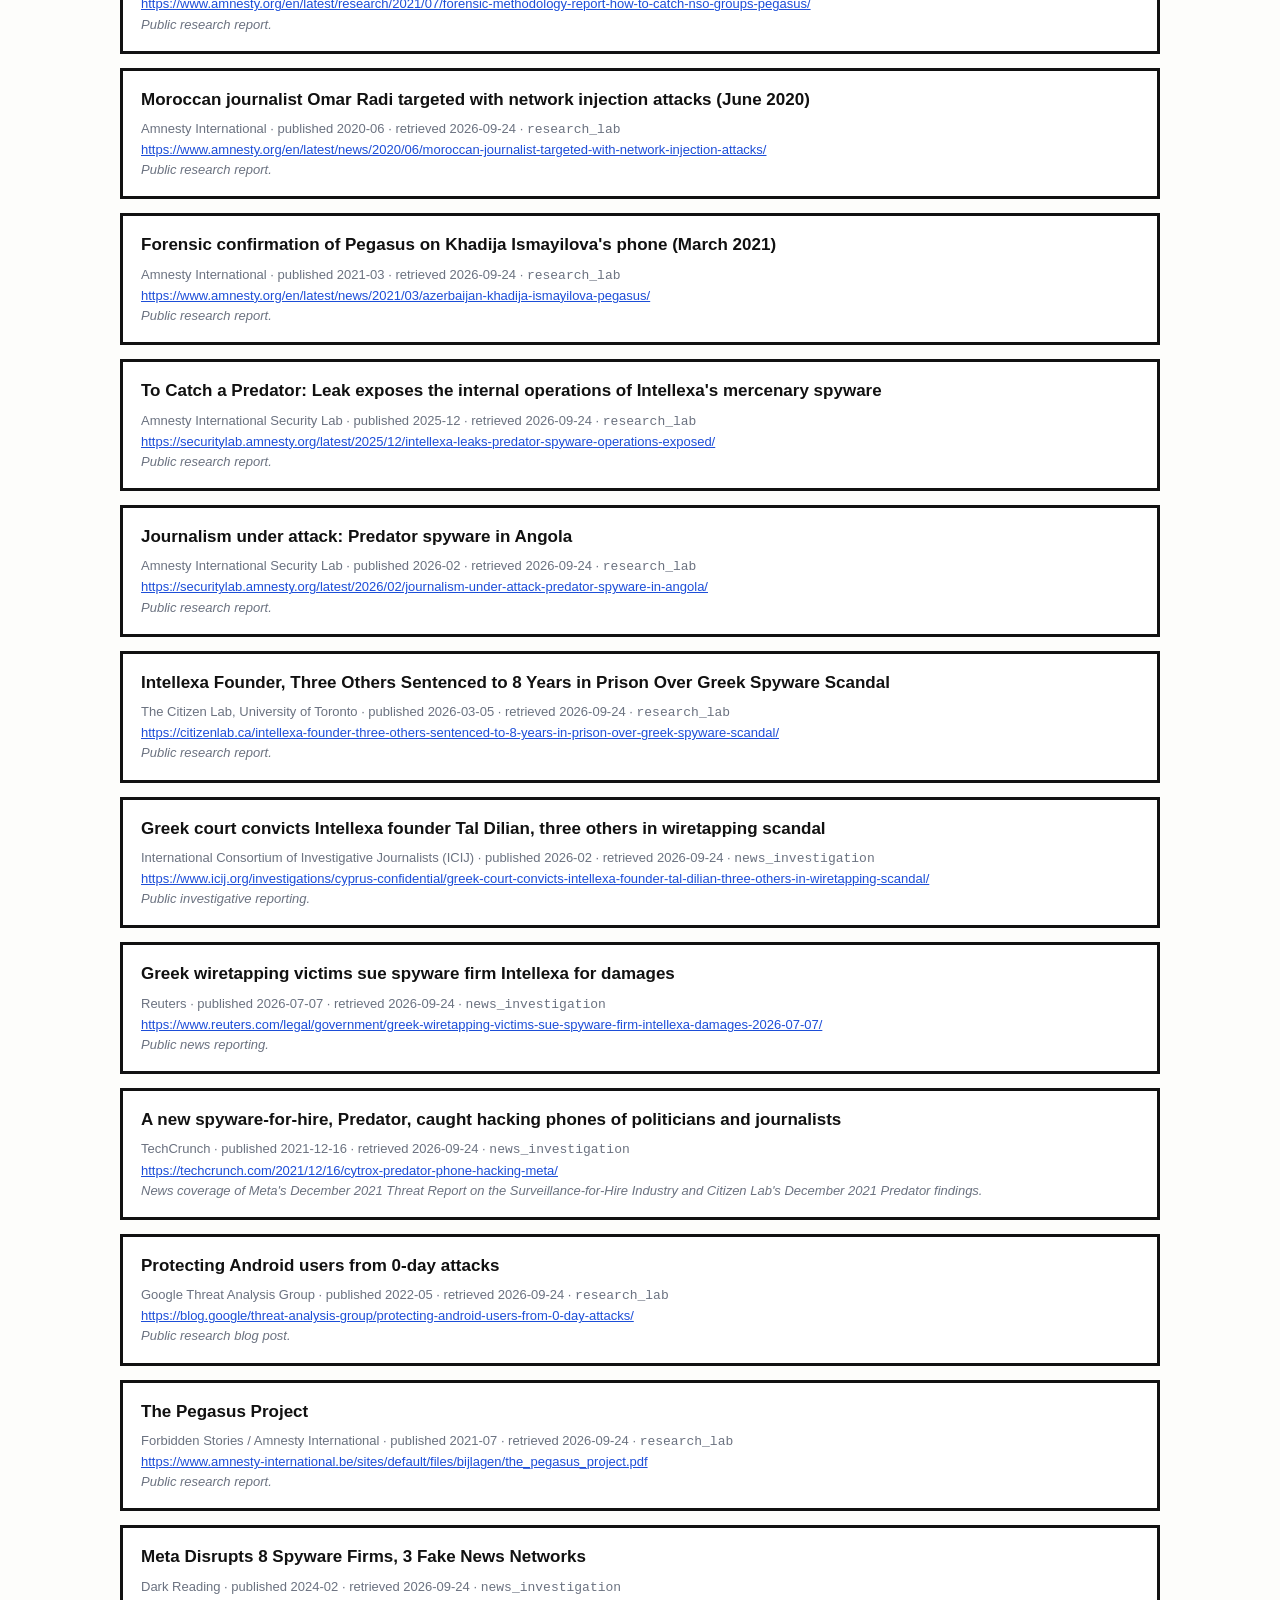
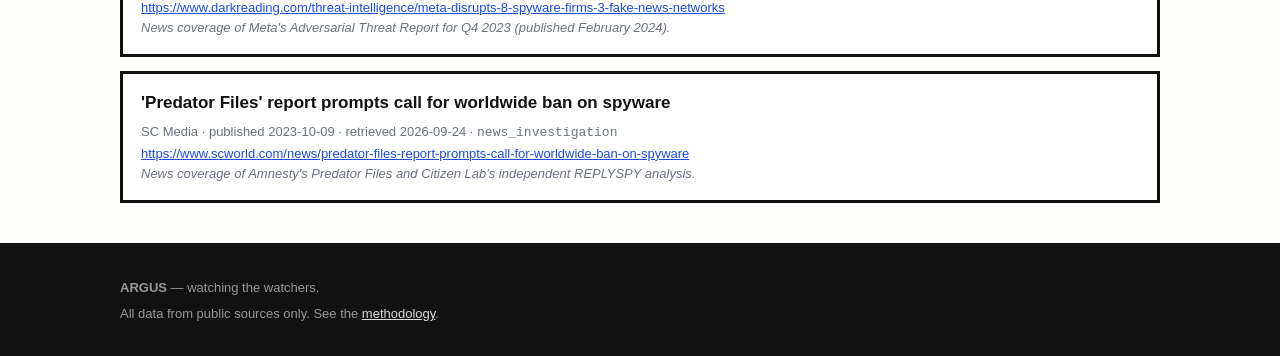
<file: sources.html>
<!DOCTYPE html>
<html lang="en">
<head>
<meta charset="utf-8">
<meta name="viewport" content="width=device-width, initial-scale=1">
<title>ARGUS — Sources</title>
<link rel="stylesheet" href="css/style.css">
</head>
<body>
<header class="site">
  <div class="wrap">
    <a class="brand" href="index.html"><h1>ARGUS<span class="eye">◉</span></h1><p>watching the watchers</p></a>
    <nav>
      <a href="index.html">Vendors</a>
      <a href="incidents.html">Incidents</a>
      <a href="customers.html">Customers</a>
      <a href="legal.html">Legal actions</a>
      <a href="sources.html">Sources</a>
      <a href="methodology.html">Methodology</a>
    </nav>
  </div>
</header>
<div class="wrap">
  <div class="detail-head">
    <h2>Sources</h2>
    <p style="max-width:720px">Every claim in ARGUS resolves to at least one source below. Each card is citable: title, publisher, publication and retrieval dates, and a direct link.</p>
  </div>
  <section class="block"><div id="sources"></div></section>
</div>
<footer class="site">
  <div class="wrap">
    <p><strong>ARGUS</strong> — watching the watchers.</p>
    <p>All data from public sources only. See the <a href="methodology.html">methodology</a>.</p>
  </div>
</footer>
<script src="js/app.js"></script>
<script>
loadDB().then(() => {
  document.getElementById("sources").innerHTML = renderSources();
}).catch(e => {
  document.getElementById("sources").innerHTML = `<p class="empty">Failed to load data: ${e.message}</p>`;
});
</script>
</body>
</html>
</file>
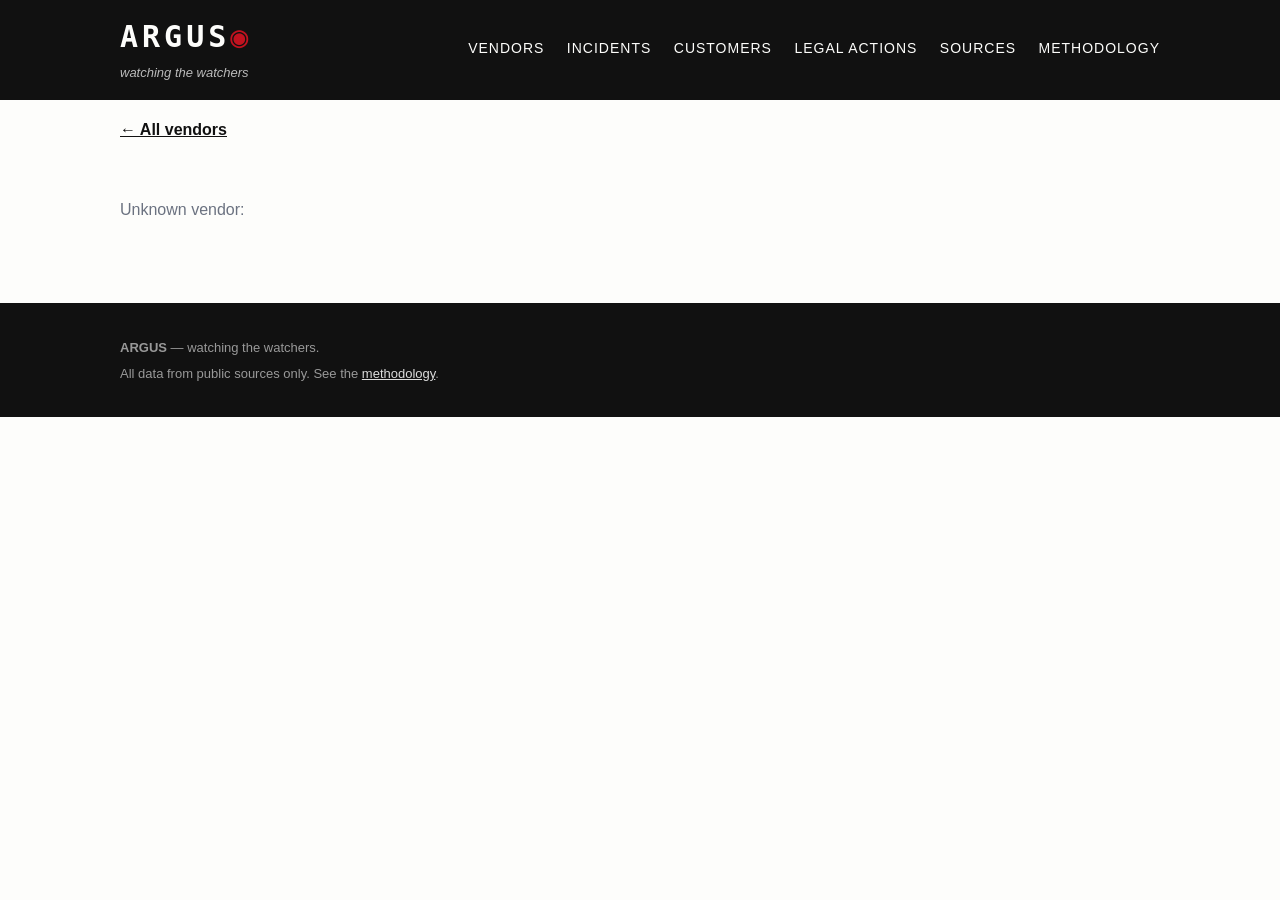
<file: vendor.html>
<!DOCTYPE html>
<html lang="en">
<head>
<meta charset="utf-8">
<meta name="viewport" content="width=device-width, initial-scale=1">
<title>ARGUS — Vendor detail</title>
<link rel="stylesheet" href="css/style.css">
</head>
<body>
<header class="site">
  <div class="wrap">
    <a class="brand" href="index.html"><h1>ARGUS<span class="eye">◉</span></h1><p>watching the watchers</p></a>
    <nav>
      <a href="index.html">Vendors</a>
      <a href="incidents.html">Incidents</a>
      <a href="customers.html">Customers</a>
      <a href="legal.html">Legal actions</a>
      <a href="sources.html">Sources</a>
      <a href="methodology.html">Methodology</a>
    </nav>
  </div>
</header>
<div class="wrap">
  <a class="back" href="index.html">← All vendors</a>
  <div id="detail"></div>
</div>
<footer class="site">
  <div class="wrap">
    <p><strong>ARGUS</strong> — watching the watchers.</p>
    <p>All data from public sources only. See the <a href="methodology.html">methodology</a>.</p>
  </div>
</footer>
<script src="js/app.js"></script>
<script>
loadDB().then(() => {
  const id = new URLSearchParams(location.search).get("id");
  document.getElementById("detail").innerHTML = renderVendorDetail(id);
  const v = DB.vendorById[id];
  if (v) document.title = "ARGUS — " + v.name;
}).catch(e => {
  document.getElementById("detail").innerHTML = `<p class="empty">Failed to load data: ${e.message}</p>`;
});
</script>
</body>
</html>
</file>
<file: css/style.css>
/* ARGUS — brutalist-simple */
:root {
  --ink: #111;
  --paper: #fdfdfb;
  --accent: #c1121f;
  --amber: #b45309;
  --green: #166534;
  --blue: #1d4ed8;
  --gray: #6b7280;
  --line: 3px solid var(--ink);
}
* { box-sizing: border-box; }
body {
  margin: 0;
  background: var(--paper);
  color: var(--ink);
  font-family: "Helvetica Neue", Helvetica, Arial, sans-serif;
  line-height: 1.55;
}
.mono, code, pre { font-family: "SFMono-Regular", Consolas, "Liberation Mono", monospace; }
.wrap { max-width: 1080px; margin: 0 auto; padding: 0 20px; }

/* header */
header.site {
  border-bottom: var(--line);
  background: var(--ink);
  color: var(--paper);
}
header.site .wrap { display: flex; align-items: center; justify-content: space-between; padding-top: 14px; padding-bottom: 14px; }
.brand { text-decoration: none; color: var(--paper); }
.brand h1 { margin: 0; font-size: 30px; letter-spacing: 4px; font-family: Consolas, monospace; }
.brand h1 .eye { color: var(--accent); }
.brand p { margin: 2px 0 0; font-size: 13px; color: #bbb; font-style: italic; }
nav a { color: var(--paper); text-decoration: none; margin-left: 18px; font-size: 14px; text-transform: uppercase; letter-spacing: 1px; border-bottom: 2px solid transparent; }
nav a:hover { border-bottom-color: var(--accent); }

/* hero */
.hero { border-bottom: var(--line); padding: 44px 0 36px; }
.hero h2 { font-size: 40px; margin: 0 0 10px; line-height: 1.1; }
.hero h2 .hl { background: var(--ink); color: var(--paper); padding: 0 10px; }
.hero p { max-width: 720px; font-size: 17px; }
.stats { display: flex; flex-wrap: wrap; gap: 0; margin-top: 26px; border: var(--line); }
.stat { flex: 1 1 140px; padding: 14px 16px; border-right: var(--line); }
.stat:last-child { border-right: 0; }
.stat .n { font-size: 30px; font-weight: 800; font-family: Consolas, monospace; }
.stat .l { font-size: 12px; text-transform: uppercase; letter-spacing: 1px; color: var(--gray); }

/* search */
.searchbar { margin: 28px 0 8px; display: flex; gap: 0; }
.searchbar input {
  flex: 1; font-size: 17px; padding: 12px 14px;
  border: var(--line); border-right: 0; background: #fff; color: var(--ink);
}
.searchbar input:focus { outline: 3px solid var(--accent); outline-offset: -3px; }
.searchbar .go { border: var(--line); background: var(--ink); color: #fff; padding: 0 22px; font-size: 15px; text-transform: uppercase; letter-spacing: 1px; cursor: pointer; }

/* vendor grid */
.grid { display: grid; grid-template-columns: repeat(auto-fill, minmax(300px, 1fr)); gap: 18px; margin: 22px 0 60px; }
.card { border: var(--line); background: #fff; padding: 18px; display: flex; flex-direction: column; gap: 8px; }
.card:hover { box-shadow: 6px 6px 0 var(--ink); transform: translate(-2px, -2px); }
.card h3 { margin: 0; font-size: 20px; }
.card h3 a { color: var(--ink); text-decoration: none; border-bottom: 3px solid var(--accent); }
.card .meta { font-size: 13px; color: var(--gray); }
.card .desc { font-size: 14px; margin: 0; }
.card .tags { display: flex; flex-wrap: wrap; gap: 6px; margin-top: auto; }

.badge { display: inline-block; font-size: 11px; font-weight: 700; text-transform: uppercase; letter-spacing: 1px; padding: 3px 9px; border: 2px solid var(--ink); }
.badge.active { background: #dcfce7; color: var(--green); border-color: var(--green); }
.badge.rebranded { background: #fef3c7; color: var(--amber); border-color: var(--amber); }
.badge.acquired { background: #dbeafe; color: var(--blue); border-color: var(--blue); }
.badge.defunct, .badge.unknown { background: #f3f4f6; color: var(--gray); border-color: var(--gray); }
.badge.country { background: #fff; }
.badge.alias { background: #fff; border-style: dashed; color: var(--gray); }

/* claim strength legend */
.cs { display: inline-block; font-size: 11px; font-weight: 700; text-transform: uppercase; letter-spacing: 1px; padding: 3px 9px; border: 2px solid var(--ink); }
.cs.confirmed { background: #166534; color: #fff; border-color: #166534; }
.cs.forensically_attributed { background: #1d4ed8; color: #fff; border-color: #1d4ed8; }
.cs.reported { background: #f59e0b; color: #111; border-color: #92400e; }
.cs.alleged { background: #fff; color: #92400e; border-color: #92400e; border-style: dashed; }
.cs.denied { background: #111; color: #fff; border-color: #111; text-decoration: line-through; }

/* detail page */
.detail-head { border-bottom: var(--line); padding: 30px 0 22px; }
.detail-head h2 { font-size: 36px; margin: 0 0 8px; }
.kv { display: grid; grid-template-columns: 180px 1fr; gap: 6px 14px; margin: 18px 0; font-size: 15px; }
.kv dt { font-weight: 700; text-transform: uppercase; font-size: 12px; letter-spacing: 1px; color: var(--gray); }
.kv dd { margin: 0; }
section.block { margin: 34px 0; }
section.block h3 { font-size: 22px; border-bottom: var(--line); padding-bottom: 6px; margin-bottom: 14px; }
table.rows { width: 100%; border-collapse: collapse; border: var(--line); font-size: 14px; }
table.rows th, table.rows td { border: 1px solid #999; padding: 10px 12px; text-align: left; vertical-align: top; }
table.rows th { background: var(--ink); color: #fff; text-transform: uppercase; font-size: 12px; letter-spacing: 1px; }
table.rows tr:nth-child(even) td { background: #f7f7f4; }
a.ext { color: var(--blue); }
.src-card { border: var(--line); background: #fff; padding: 16px 18px; margin-bottom: 14px; }
.src-card h4 { margin: 0 0 6px; font-size: 17px; }
.src-card .pub { font-size: 13px; color: var(--gray); }

/* methodology */
.legend-row { display: grid; grid-template-columns: 220px 1fr; gap: 14px; align-items: start; padding: 12px 0; border-bottom: 1px solid #ccc; }
.rules ol li { margin-bottom: 10px; }
.callout { border: var(--line); background: #fef3c7; padding: 16px 20px; margin: 24px 0; }

footer.site { border-top: var(--line); background: var(--ink); color: #999; padding: 26px 0; font-size: 13px; margin-top: 40px; }
footer.site a { color: #ddd; }
footer.site .wrap p { margin: 6px 0; }

.empty { padding: 40px 0; color: var(--gray); font-size: 16px; }
.back { display: inline-block; margin: 18px 0 0; color: var(--ink); font-weight: 700; }
@media (max-width: 640px) {
  .hero h2 { font-size: 30px; }
  .kv { grid-template-columns: 1fr; }
  .legend-row { grid-template-columns: 1fr; }
}
</file>
